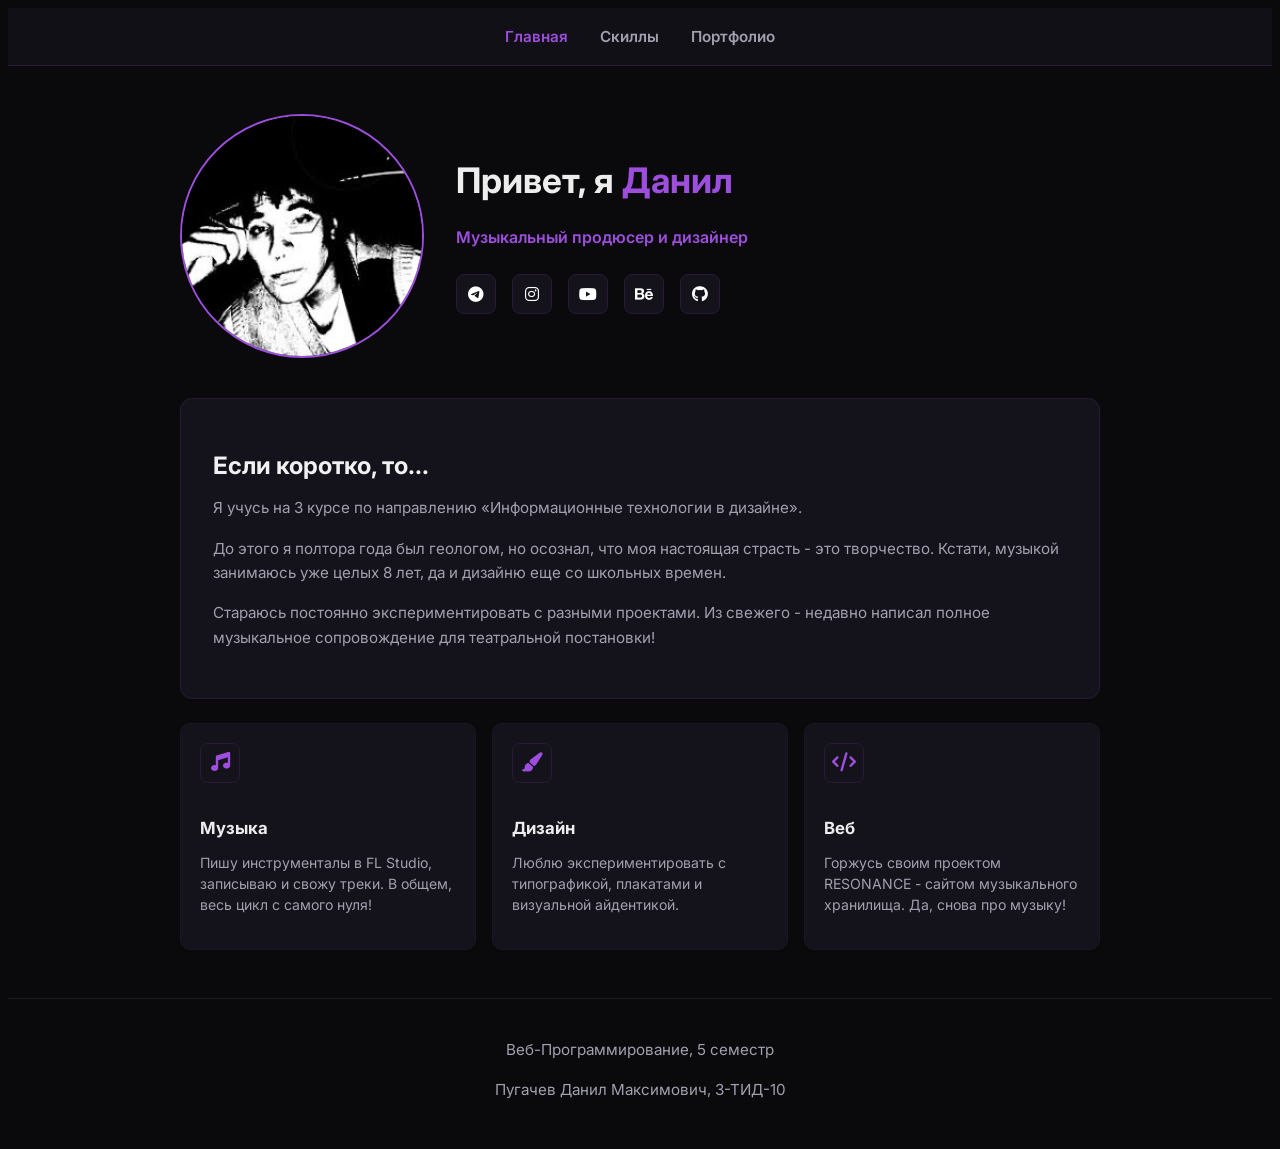
<file: index.html>
<!DOCTYPE html>
<html lang="ru">

<head>
    <meta charset="UTF-8">
    <title>Обо Мне - Пугачев Данил</title>
    <link rel="stylesheet" href="style.css">
    <link href="https://fonts.googleapis.com/css2?family=Inter:wght@400;600;800&display=swap" rel="stylesheet">
    <link rel="stylesheet" href="https://cdnjs.cloudflare.com/ajax/libs/font-awesome/6.5.1/css/all.min.css">
</head>

<body>
    <header class="header">
        <nav class="nav">
            <a href="index.html" class="active">Главная</a>
            <a href="skills.html">Скиллы</a>
            <a href="portfolio.html">Портфолио</a>
        </nav>
    </header>

    <main class="main">
        <div class="hero">
            <img src="images/avatar.jpg" alt="Моё фото" class="avatar">
            <div class="hero-text">
                <h1>Привет, я <span>Данил</span></h1>
                <p class="subtitle">Музыкальный продюсер и дизайнер</p>
                <div class="socials">
                    <a href="http://t.me/dazziessshine" target="_blank" title="Telegram"><i
                            class="fa-brands fa-telegram"></i></a>
                    <a href="https://www.instagram.com/dazziessshine" target="_blank" title="Instagram"><i
                            class="fa-brands fa-instagram"></i></a>
                    <a href="https://www.youtube.com/@dazziessshine" target="_blank" title="YouTube"><i
                            class="fa-brands fa-youtube"></i></a>
                    <a href="https://www.behance.net/dazziessshine" target="_blank" title="Behance"><i
                            class="fa-brands fa-behance"></i></a>
                    <a href="https://github.com/dazzieshine" target="_blank" title="GitHub"><i
                            class="fa-brands fa-github"></i></a>
                </div>
            </div>
        </div>

        <div class="about-block">
            <h2>Если коротко, то...</h2>
            <p>Я учусь на 3 курсе по направлению «Информационные технологии в дизайне».</p>
            <p>До этого я полтора года был геологом, но осознал, что моя настоящая страсть - это творчество. Кстати,
                музыкой занимаюсь уже целых 8 лет, да и дизайню еще со школьных времен.</p>
            <p>Стараюсь постоянно экспериментировать с разными проектами. Из свежего - недавно написал полное
                музыкальное сопровождение для театральной постановки!</p>
        </div>

        <div class="info-grid">
            <div class="info-item">
                <i class="fa-solid fa-music"></i>
                <div>
                    <h4>Музыка</h4>
                    <p>Пишу инструменталы в FL Studio, записываю и свожу треки. В общем, весь цикл с самого нуля!</p>
                </div>
            </div>

            <div class="info-item">
                <i class="fa-solid fa-paintbrush"></i>
                <div>
                    <h4>Дизайн</h4>
                    <p>Люблю экспериментировать с типографикой, плакатами и визуальной айдентикой. </p>
                </div>
            </div>

            <div class="info-item">
                <i class="fa-solid fa-code"></i>
                <div>
                    <h4>Веб</h4>
                    <p>Горжусь своим проектом RESONANCE - сайтом музыкального хранилища. Да, снова про музыку!</p>
                </div>
            </div>
        </div>
    </main>

    <footer class="footer">
        <p> Веб-Программирование, 5 семестр</p>
        <p> Пугачев Данил Максимович, 3-ТИД-10</p>
    </footer>

</body>

</html>
</file>
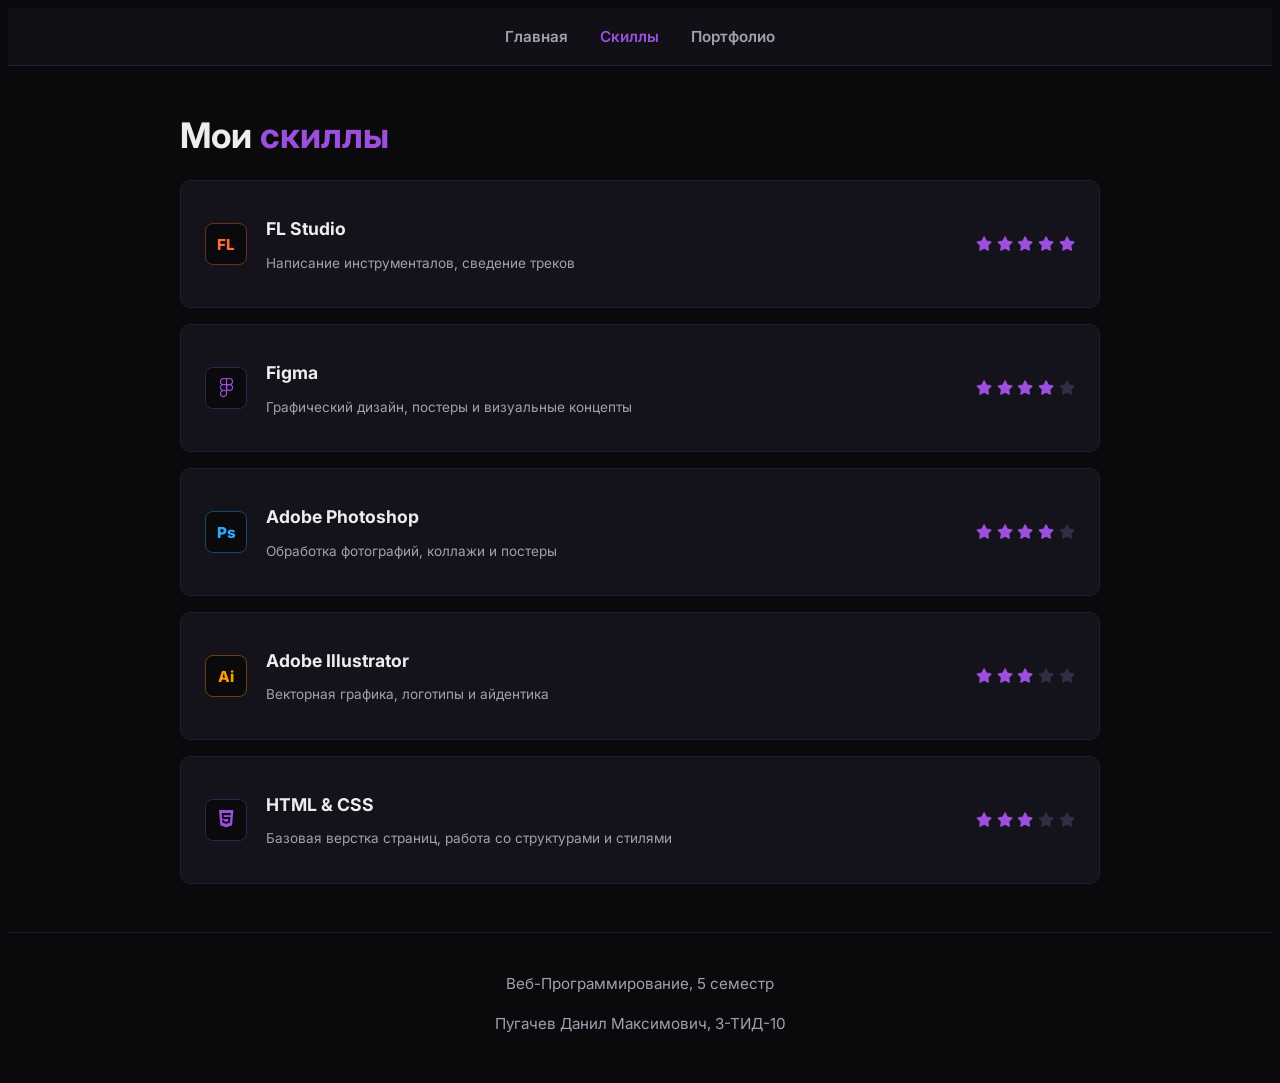
<file: skills.html>
<!DOCTYPE html>
<html lang="ru">

<head>
    <meta charset="UTF-8">
    <title>Скиллы - Пугачев Данил</title>
    <link rel="stylesheet" href="style.css">
    <link href="https://fonts.googleapis.com/css2?family=Inter:wght@400;600;800&display=swap" rel="stylesheet">
    <link rel="stylesheet" href="https://cdnjs.cloudflare.com/ajax/libs/font-awesome/6.5.1/css/all.min.css">
</head>

<body>
    <header class="header">
        <nav class="nav">
            <a href="index.html">Главная</a>
            <a href="skills.html" class="active">Скиллы</a>
            <a href="portfolio.html">Портфолио</a>
        </nav>
    </header>

    <main class="main">
        <h1>Мои <span>скиллы</span></h1>
        <div class="skills-list">

            <div class="skill-item">
                <div class="skill-info">
                    <div class="skill-icon fl-studio">FL</div>
                    <div>
                        <h3>FL Studio</h3>
                        <p>Написание инструменталов, сведение треков</p>
                    </div>
                </div>
                <div class="stars">
                    <i class="fa-solid fa-star active"></i>
                    <i class="fa-solid fa-star active"></i>
                    <i class="fa-solid fa-star active"></i>
                    <i class="fa-solid fa-star active"></i>
                    <i class="fa-solid fa-star active"></i>
                </div>
            </div>

            <div class="skill-item">
                <div class="skill-info">
                    <div class="skill-icon"><i class="fa-brands fa-figma"></i></div>
                    <div>
                        <h3>Figma</h3>
                        <p>Графический дизайн, постеры и визуальные концепты</p>
                    </div>
                </div>
                <div class="stars">
                    <i class="fa-solid fa-star active"></i>
                    <i class="fa-solid fa-star active"></i>
                    <i class="fa-solid fa-star active"></i>
                    <i class="fa-solid fa-star active"></i>
                    <i class="fa-solid fa-star"></i>
                </div>
            </div>

            <div class="skill-item">
                <div class="skill-info">
                    <div class="skill-icon adobe-ps">Ps</div>
                    <div>
                        <h3>Adobe Photoshop</h3>
                        <p>Обработка фотографий, коллажи и постеры</p>
                    </div>
                </div>
                <div class="stars">
                    <i class="fa-solid fa-star active"></i>
                    <i class="fa-solid fa-star active"></i>
                    <i class="fa-solid fa-star active"></i>
                    <i class="fa-solid fa-star active"></i>
                    <i class="fa-solid fa-star"></i>
                </div>
            </div>

            <div class="skill-item">
                <div class="skill-info">
                    <div class="skill-icon adobe-ai">Ai</div>
                    <div>
                        <h3>Adobe Illustrator</h3>
                        <p>Векторная графика, логотипы и айдентика</p>
                    </div>
                </div>
                <div class="stars">
                    <i class="fa-solid fa-star active"></i>
                    <i class="fa-solid fa-star active"></i>
                    <i class="fa-solid fa-star active"></i>
                    <i class="fa-solid fa-star"></i>
                    <i class="fa-solid fa-star"></i>
                </div>
            </div>

            <div class="skill-item">
                <div class="skill-info">
                    <div class="skill-icon"><i class="fa-brands fa-html5"></i></div>
                    <div>
                        <h3>HTML & CSS</h3>
                        <p>Базовая верстка страниц, работа со структурами и стилями</p>
                    </div>
                </div>
                <div class="stars">
                    <i class="fa-solid fa-star active"></i>
                    <i class="fa-solid fa-star active"></i>
                    <i class="fa-solid fa-star active"></i>
                    <i class="fa-solid fa-star"></i>
                    <i class="fa-solid fa-star"></i>
                </div>
            </div>

        </div>
    </main>

    <footer class="footer">
        <p>Веб-Программирование, 5 семестр</p>
        <p>Пугачев Данил Максимович, 3-ТИД-10</p>
    </footer>

</body>
</html>
</file>
<file: style.css>
body {
  background: #0a0a0c;
  color: #ededed;
  font-family: 'Inter', sans-serif;
  min-height: 100vh;
  display: flex;
  flex-direction: column;
}

.header {
  background: #111017;
  border-bottom: 1px solid #281a38;
  padding: 1.2rem 2rem;
  display: flex;
  justify-content: center;
}

.nav {
  display: flex;
  gap: 2rem;
}

.nav a {
  color: #a0a0b0;
  text-decoration: none;
  font-weight: 600;
  font-size: 0.95rem;
  transition: color 0.2s;
}

.nav a:hover,
.nav a.active {
  color: #9d4edd;
}

.main {
  flex: 1;
  width: 920px;
  margin: 0 auto;
  padding: 3rem 1rem;
  display: flex;
  flex-direction: column;
  justify-content: center;
}

h1 {
  font-size: 2.2rem;
  margin-bottom: 1.5rem;
  margin-top: 0;
}

h1 span {
  color: #9d4edd;
}

h2 {
  font-size: 1.5rem;
  margin-bottom: 1rem;
  color: #f1f1f1;
}

.subtitle {
  color: #9d4edd;
  font-weight: 600;
  font-size: 1rem;
  margin-bottom: 1.5rem;
  display: block;
}

p {
  color: #a0a0b0;
  line-height: 1.6;
  font-size: 0.95rem;
}

.hero {
  display: flex;
  align-items: center;
  gap: 2rem;
  margin-bottom: 2.5rem;
}

.avatar {
  width: 240px;
  height: 240px;
  border-radius: 50%;
  border: 2px solid #9d4edd;
  object-fit: cover;
  background: #181622;
  flex-shrink: 0;
}

.socials {
  margin-top: 1rem;
  display: flex;
  gap: 1rem;
}

.socials a {
  width: 38px;
  height: 38px;
  border-radius: 8px;
  background: #14121a;
  border: 1px solid #281a38;
  color: #ffffff;
  display: flex;
  align-items: center;
  justify-content: center;
  text-decoration: none;
  transition: 0.2s;
}

.socials a:hover {
  border-color: #9d4edd;
  color: #9d4edd;
}

.about-block {
  background: #14121a;
  border: 1px solid #281a38;
  padding: 2rem;
  border-radius: 12px;
}

.about-block p {
  margin-bottom: 1rem;
}

.info-grid {
  display: grid;
  grid-template-columns: repeat(3, 1fr);
  gap: 1rem;
  margin-top: 1.5rem;
}

.info-item {
  background: #14121a;
  padding: 1.2rem;
  border-radius: 10px;
  border: 1px solid #1c1526;
  display: flex;
  flex-direction: column;
  gap: 0.8rem;
  transition: border-color 0.2s;
}

.info-item:hover {
  border-color: #281a38;
}

.info-item i {
  color: #9d4edd;
  font-size: 1.2rem;
  width: 38px;
  height: 38px;
  background: #14121a;
  border: 1px solid #281a38;
  border-radius: 8px;
  display: flex;
  align-items: center;
  justify-content: center;
  flex-shrink: 0;
}

.info-item h4 {
  font-size: 1.05rem;
  margin-bottom: 0.3rem;
  color: #ededed;
}

.info-item p {
  font-size: 0.88rem;
  line-height: 1.5;
  color: #a0a0b0;
}

.grid {
  display: flex;
  gap: 1.2rem;
}

.card {
  background: #14121a;
  border: 1px solid #281a38;
  padding: 1.5rem;
  border-radius: 10px;
  flex: 1;
}

.card i {
  color: #9d4edd;
  font-size: 1.6rem;
  margin-bottom: 0.8rem;
}

.card h3 {
  font-size: 1.1rem;
  margin-bottom: 0.4rem;
}

.skills-list {
  display: flex;
  flex-direction: column;
  gap: 1rem;
}

.skill-item {
  background: #14121a;
  border: 1px solid #281a38;
  padding: 1.2rem 1.5rem;
  border-radius: 10px;
  display: flex;
  justify-content: space-between;
  align-items: center;
}

.skill-info {
  display: flex;
  align-items: center;
  gap: 1.2rem;
}

.skill-info h3 {
  font-size: 1.1rem;
  margin-bottom: 0.2rem;
}

.skill-info p {
  font-size: 0.85rem;
}

.skill-icon {
  width: 40px;
  height: 40px;
  border-radius: 8px;
  background: #0a0a0c;
  border: 1px solid #382052;
  display: flex;
  align-items: center;
  justify-content: center;
  font-weight: 800;
  font-size: 0.95rem;
  color: #9d4edd;
  flex-shrink: 0;
}

.skill-icon i {
  font-size: 1.2rem;
  color: #9d4edd;
}

.skill-icon.fl-studio {
  color: #ff6b35;
  border-color: #663021;
}

.skill-icon.adobe-ps {
  color: #31a8ff;
  border-color: #1a4566;
}

.skill-icon.adobe-ai {
  color: #ff9a00;
  border-color: #664312;
}

.stars {
  display: flex;
  gap: 0.3rem;
}

.stars i {
  color: #332d42;
  font-size: 0.9rem;
}

.stars i.active {
  color: #9d4edd;
}

.portfolio-list {
  display: flex;
  flex-direction: column;
  gap: 1.5rem;
}

.portfolio-card {
  background: #14121a;
  border: 1px solid #281a38;
  border-radius: 12px;
  overflow: hidden;
  display: flex;
  flex-direction: column;
  padding-bottom: 1rem;
}

.portfolio-content {
  padding: 1.5rem 1.5rem 0.5rem 1.5rem;
}

.portfolio-image {
  width: 100%;
  padding: 0.5rem 1rem 0.5rem 1rem;
  box-sizing: border-box;
}

.portfolio-image img {
  width: 100%;
  height: auto;
  display: block;
  border-radius: 8px;
  border: 1px solid #25242b;
  object-fit: contain;
}

.portfolio-header {
  display: flex;
  justify-content: space-between;
  align-items: center;
  margin-bottom: 0.5rem;
}

.portfolio-header h3 {
  font-size: 1.2rem;
  color: #ededed;
}

.portfolio-title-link {
  text-decoration: none;
  color: inherit;
}

.portfolio-title-link h2 {
  margin-bottom: 0;
  transition: color 0.2s;
}

.portfolio-title-link:hover h2 {
  color: #9d4edd;
}

.tag {
  background: #231633;
  color: #9d4edd;
  border: 1px solid #3d235c;
  padding: 0.2rem 0.6rem;
  border-radius: 6px;
  font-size: 0.75rem;
  font-weight: 600;
}

.footer {
  border-top: 1px solid #20182b;
  padding: 1.5rem;
  text-align: center;
  font-size: 0.85rem;
  color: #666666;
}
</file>
